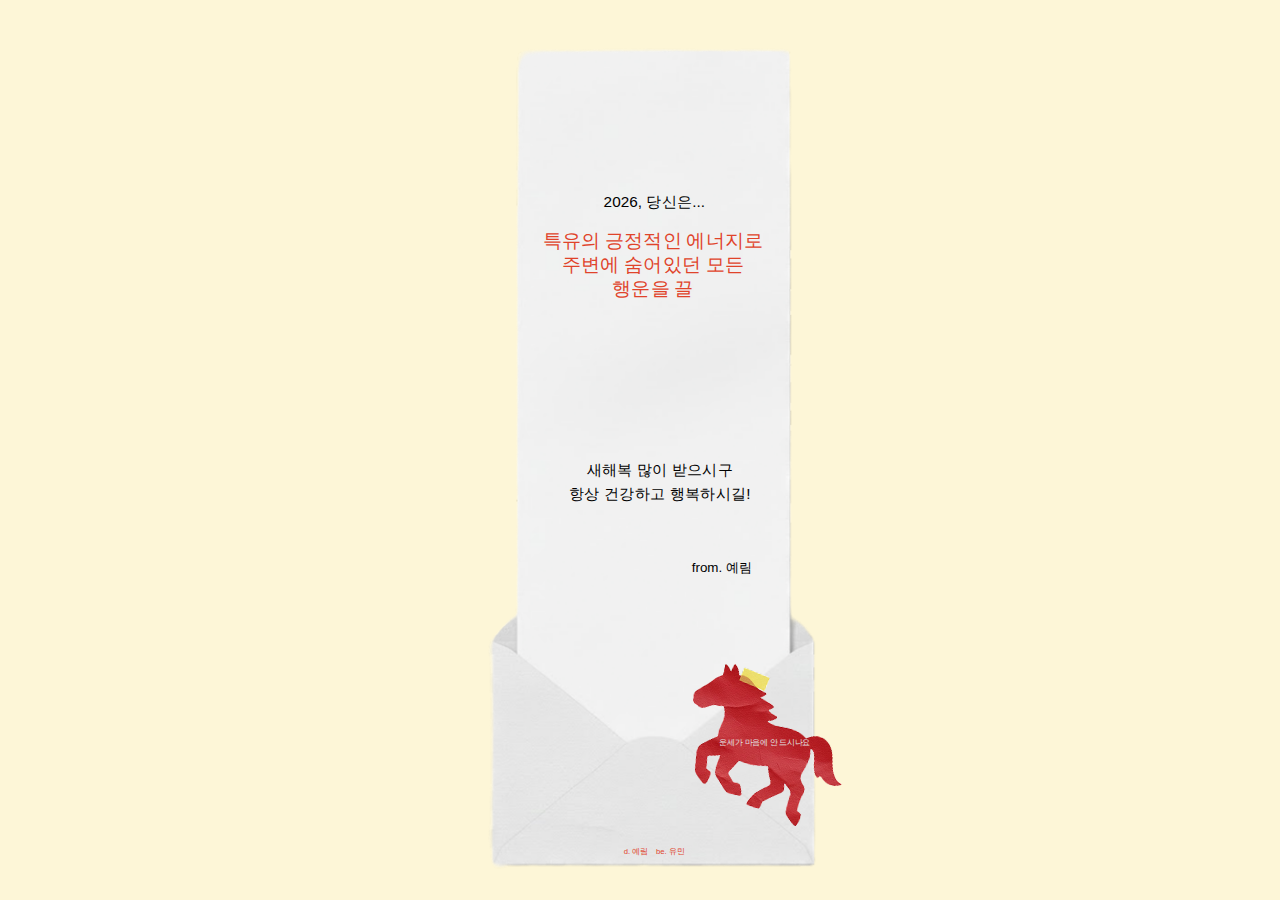
<file: page2/index.html>
<!doctype html>
<html lang="ko">
<head>
  <meta charset="utf-8" />
  <meta name="viewport" content="width=device-width, initial-scale=1.0, maximum-scale=1.0, user-scalable=no" />
  <title>Postcard Fortune 2026 - Page2</title>
  <link rel="stylesheet" href="style.css" /> 
</head>
<body>
  <main class="stage" id="stage">
    <!-- 디자인 원본 캔버스(고정 px) -> JS가 화면에 맞게 scale -->
    <div class="design" id="design">
      <!-- 편지/말 이미지: src만 바꾸면 됨 -->
      <img class="letter" src="assets/letter.png" alt="letter" />
      <img class="horse" id="horseBtn" src="assets/horse.png" alt="horse" />

      <div class="title">2026, 당신은...</div>

      <div class="message">
        어제의 자신보다 오늘 더 성장한 모습에 스스로 대견함을 느끼는 날들을 보냅니다.
      </div>

      <div class="wish">
        새해복 많이 받으시구<br />
        항상 건강하고 행복하시길!
      </div>

      <div class="from">from. 예림</div>

      <div class="credit">d. 예림&nbsp;&nbsp;&nbsp;&nbsp;be. 유민</div>

      <div class="retry" id="retryBtn">운세가 마음에 안 드시나요</div>
    </div>
  </main>

  <script src="app.js"></script>
</body>
</html>
</file>
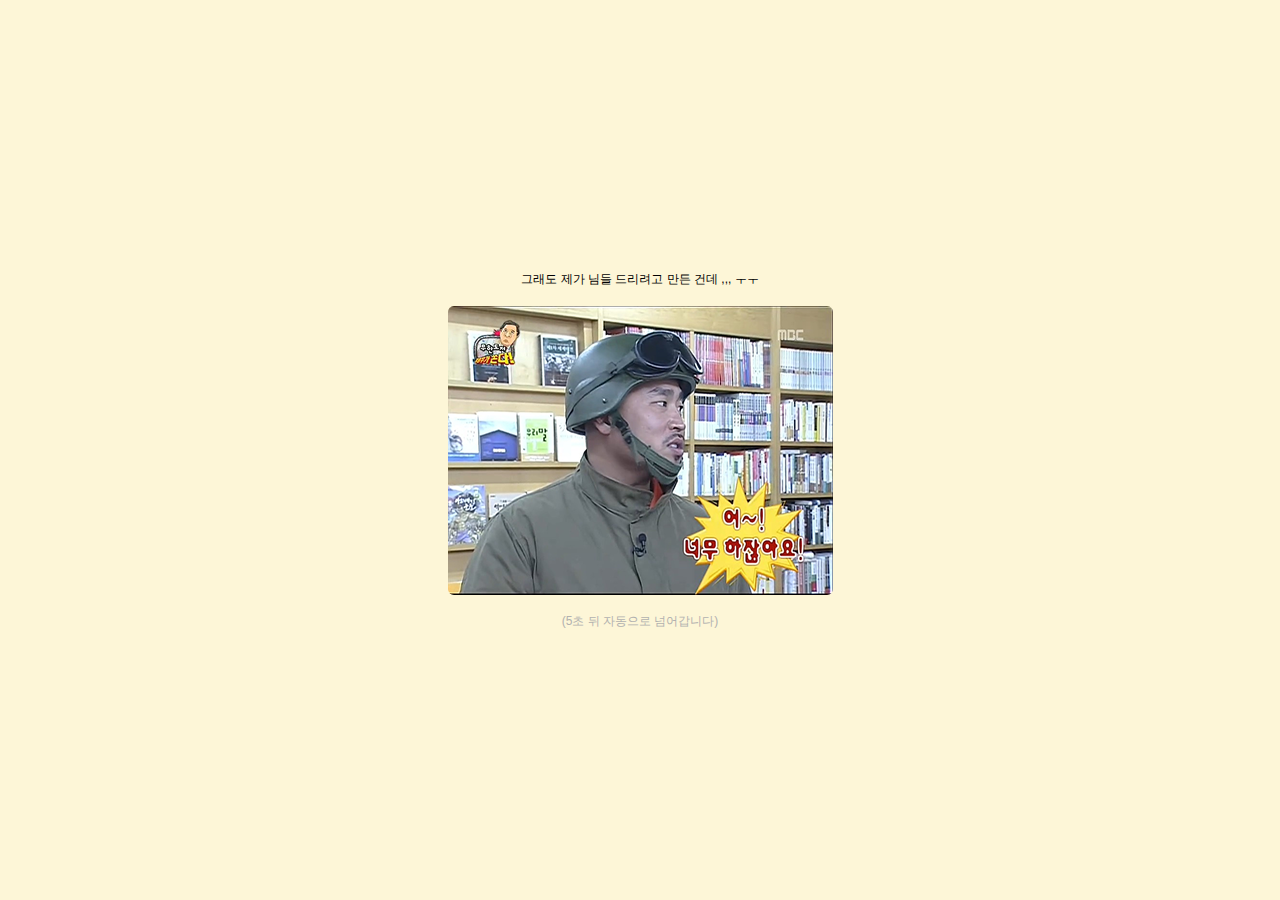
<file: page3/index.html>
<!doctype html>
<html lang="ko">
<head>
  <meta charset="UTF-8" />
  <meta name="viewport" content="width=device-width, initial-scale=1.0, maximum-scale=1.0, user-scalable=no" />
  <title>Postcard Fortune 2026 - Page3</title>
  <link rel="stylesheet" href="style.css" />
</head>
<body>
  <main class="stage" id="stage">
    <section class="wrap">
      <p class="top-text">그래도 제가 님들 드리려고 만든 건데 ,,, ㅜㅜ</p>

      <!-- ✅ page3 폴더 안에 이미지가 있다고 했으니 경로는 이렇게 -->
      <img class="meme" src="assets/meme.png" alt="reaction" />

      <p class="countdown" id="countdown">(5초 뒤 자동으로 넘어갑니다)</p>
    </section>
  </main>

  <script src="app.js"></script>
</body>
</html>
</file>
<file: page2/style.css>
/* 전체 배경 */
html, body {
  width: 100%;
  height: 100%;
  margin: 0;
  background: #FDF6D7;
  overflow: hidden;
  font-family: 'Trap', -apple-system, sans-serif;
}

/* 화면 영역(최대 500px 유지) */
.stage {
  position: relative;
  width: 100%;
  max-width: 500px;
  height: 100svh; /* 모바일 주소창 대응 */
  margin: 0 auto;
  overflow: hidden;
}

/* ✅ “원본 디자인 캔버스” (고정 px) */
:root{
  --base-w: 414; /* 디자인 기준 너비 */
  --base-h: 940; /* 디자인 기준 높이 */
  --s: 1;        /* JS가 계산해서 넣는 스케일 */
}

.design {
  position: absolute;
  left: 50%;
  top: 50%;
  width: calc(var(--base-w) * 1px);
  height: calc(var(--base-h) * 1px);
  transform: translate(-50%, -50%) scale(var(--s));
  transform-origin: center center;
}

/* 이미지 공통 */
.design img {
  position: absolute;
  display: block;
  object-fit: contain;
  user-select: none;
  -webkit-user-drag: none;
}

/* =========================
   ✅ 여기(좌표/크기/회전)만 바꾸면 배치 변경
========================= */

/* 편지 */
.letter{
  width: 351px;
  height: 869px;
  left: 45px;
  top: 43px;
}

/* 말 */
.horse{
  width: 228.15px;
  height: 178.02px;
  left: 237px;
  top: 664px;
  transform: rotate(12deg);
  transform-origin: top left;
}

/* 텍스트들 */
.title{
  position: absolute;
  left: 169px;
  top: 201px;
  color: #000;
  font-size: 16px;
  font-weight: 400;
  white-space: nowrap;
}

.message{
  position: absolute;
  left: 100px;
  top: 239px;
  width: 241px;
  text-align: center;
  color: #E0432A;
  font-size: 20px;
  font-family: 'KoPubWorldBatang', serif;
  font-weight: 500;
  line-height: 1.25;
  word-break: keep-all;
}

/* ✅ 운세 랜덤 애니메이션 */
.message.animate-in{
  animation: fortunePop 520ms cubic-bezier(.2,.9,.2,1) both;
}

/* 타자 커서 */
.message.typing::after{
  content: "";
  display: inline-block;
  width: 1px;
  height: 1em;
  margin-left: 4px;
  vertical-align: -2px;
  background: currentColor;
  animation: blink 900ms steps(1) infinite;
}

/* 반짝 효과 */
.message.sparkle::before,
.message.sparkle::after{
  content:"";
  position:absolute;
  left: 50%;
  top: 50%;
  width: 10px;
  height: 10px;
  border-radius: 999px;
  transform: translate(-50%, -50%);
  opacity: 0;
  pointer-events: none;
}

.message.sparkle::before{ animation: sparkleA 900ms ease-out 1; }
.message.sparkle::after{  animation: sparkleB 900ms ease-out 1; }

@keyframes fortunePop{
  0%   { transform: translateY(10px) scale(.98); filter: blur(1px); opacity: 0; }
  60%  { transform: translateY(-2px) scale(1.02); filter: blur(0); opacity: 1; }
  100% { transform: translateY(0) scale(1); opacity: 1; }
}

@keyframes blink{
  0%, 49% { opacity: 1; }
  50%,100% { opacity: 0; }
}

@keyframes sparkleA{
  0%   { opacity: 0; transform: translate(-50%, -50%) scale(.6); box-shadow: 0 0 0 rgba(224,67,42,0); }
  30%  { opacity: 1; transform: translate(-50%, -50%) scale(1); box-shadow: -24px -10px 0 rgba(224,67,42,.45), 18px 8px 0 rgba(224,67,42,.35); }
  100% { opacity: 0; transform: translate(-50%, -50%) scale(1.4); box-shadow: -40px -18px 0 rgba(224,67,42,0), 34px 18px 0 rgba(224,67,42,0); }
}

@keyframes sparkleB{
  0%   { opacity: 0; transform: translate(-50%, -50%) scale(.6); box-shadow: 0 0 0 rgba(224,67,42,0); }
  35%  { opacity: 1; transform: translate(-50%, -50%) scale(1); box-shadow: -10px 22px 0 rgba(224,67,42,.35), 26px -14px 0 rgba(224,67,42,.35); }
  100% { opacity: 0; transform: translate(-50%, -50%) scale(1.4); box-shadow: -18px 40px 0 rgba(224,67,42,0), 44px -26px 0 rgba(224,67,42,0); }
}

.wish{
  position: absolute;
  left: 133px;
  top: 478px;
  text-align: center;
  color: #000;
  font-size: 16px;
  font-weight: 400;
  line-height: 25px;
  white-space: nowrap;
}

.from{
  position: absolute;
  left: 261px;
  top: 584px;
  text-align: center;
  color: #000;
  font-size: 14px;
  font-weight: 400;
  white-space: nowrap;
}

.credit{
  position: absolute;
  left: 190px;
  top: 884px;
  text-align: center;
  color: #E0432A;
  font-size: 8px;
  font-weight: 400;
  white-space: nowrap;
}

.retry{
  position: absolute;
  left: 290px;
  top: 770px;
  text-align: center;
  color: #E4E4E4;
  font-size: 8px;
  font-weight: 400;
  white-space: nowrap;

  /* ✅ 클릭 가능 */
  cursor: pointer;
  z-index: 50;
  pointer-events: auto;
}

.retry:active{
  opacity: 0.7;
  transform: translateY(0.5px);
}
</file>
<file: page3/style.css>
/* 배경/기본 */
html, body {
  width: 100%;
  height: 100%;
  margin: 0;
  background: #FDF6D7;
  overflow: hidden;
  font-family: 'Trap', -apple-system, sans-serif;
}

/* 화면 영역(최대 500px) */
.stage {
  width: 100%;
  max-width: 500px;
  height: 100svh;       /* 모바일 주소창 대응 */
  margin: 0 auto;
  display: flex;
  align-items: center;
  justify-content: center;
}

/* 내부 레이아웃 */
.wrap {
  width: 100%;
  padding: 24px 18px;
  display: flex;
  flex-direction: column;
  align-items: center;
  gap: 18px;
}

/* 상단 문구 */
.top-text {
  margin: 0;
  color: #000;
  font-size: 12px;
  font-weight: 400;
  text-align: center;
  line-height: 1.4;
}

/* 이미지: 화면에 맞게 자동 조절 + 비율 유지 */
.meme {
  width: min(92vw, 385px);
  height: auto;
  aspect-ratio: 385 / 289; /* 피그마 비율 유지 */
  object-fit: cover;
  display: block;
  border-radius: 6px; /* 살짝만 (원하면 제거 가능) */
}

/* 하단 카운트다운 */
.countdown {
  margin: 0;
  color: #AEAEAE;
  font-size: 12px;
  font-weight: 400;
  text-align: center;
  line-height: 1.4;
  opacity: 0.95;
}

/* (선택) 숫자 바뀔 때 살짝 깜빡 */
.countdown.pulse {
  animation: pulse 220ms ease-out;
}
@keyframes pulse {
  0% { transform: translateY(1px); opacity: 0.7; }
  100% { transform: translateY(0); opacity: 0.95; }
}
</file>
